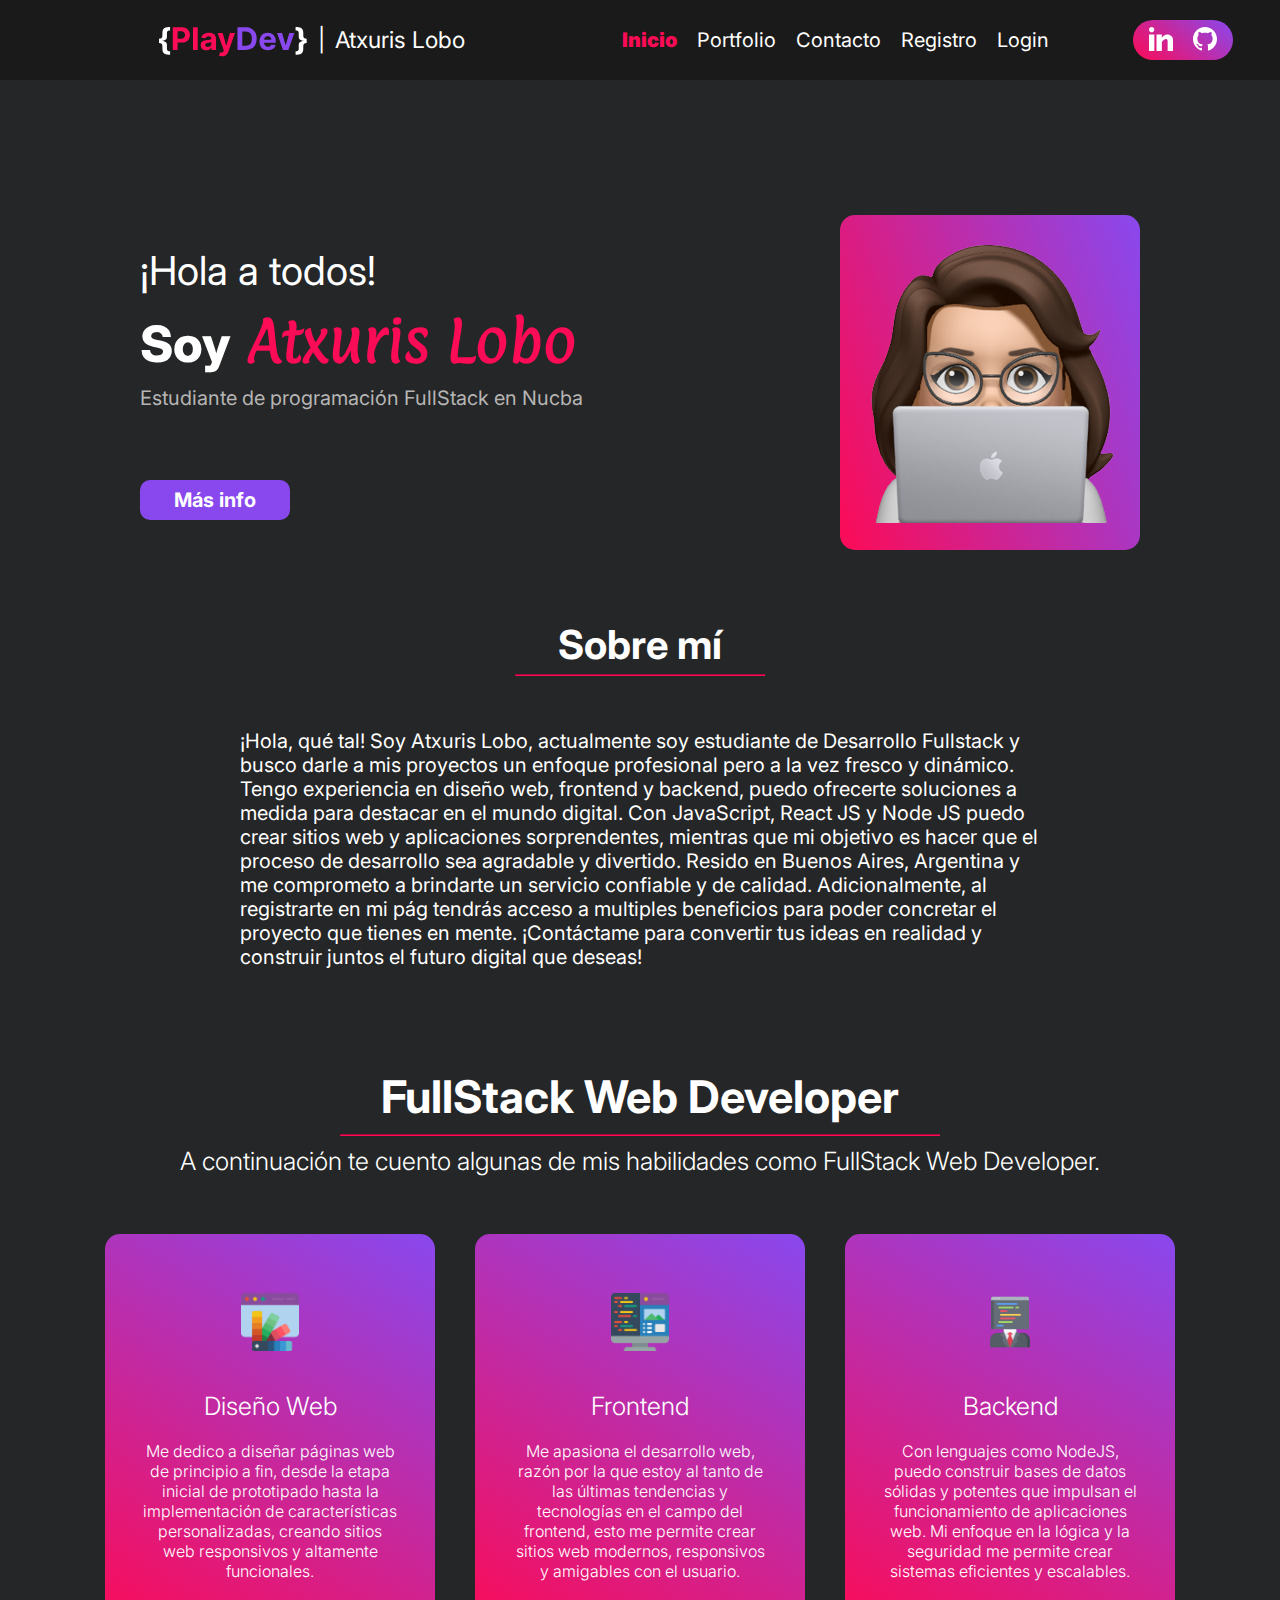
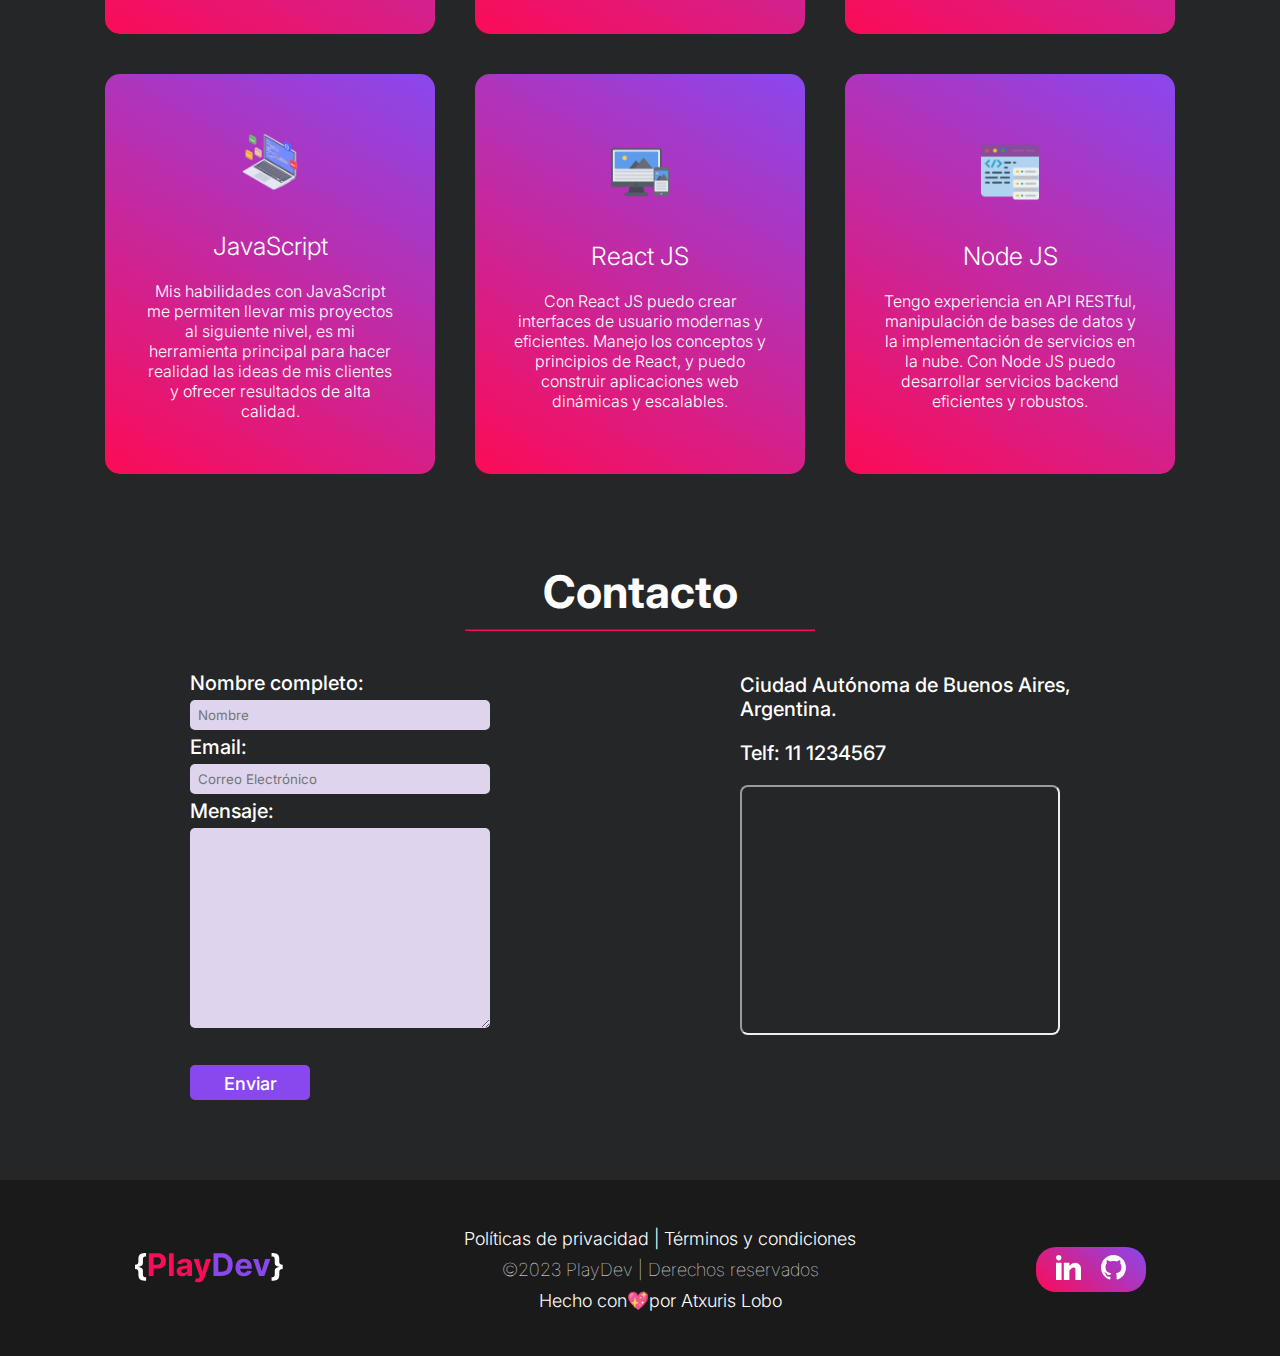
<file: index.html>
<!DOCTYPE html>
<html lang="en">
<head>
    <meta charset="UTF-8">
    <meta http-equiv="X-UA-Compatible" content="IE=edge">
    <meta name="viewport" content="width=device-width, initial-scale=1.0">
    <title>Integrador-Camada 3117</title>
    <link rel="stylesheet" href="style.css">
    <link rel="stylesheet" href="mediaqueries.css">
    <link rel="stylesheet" href="https://cdnjs.cloudflare.com/ajax/libs/font-awesome/6.4.0/css/all.min.css">
</head>

<body>

    <header>
        <div class="logo-playdev">
                <a href="index.html"><img src="./assets/img/Logo-PlayDev.svg" alt="Web-Developer"></a>
                <p>|</p>
                <p>Atxuris Lobo</p>
        </div>

        <nav class="navbar">
            <label for="menu-toggle" class="menu-label"><img src="./assets/img/Menu.svg"alt="menu"></label>
            <input type="checkbox" id="menu-toggle">

            <ul class="navbar-list">
                    <li><a href="index.html"><span>Inicio</span></li></a>
                    <li><a href="#">Portfolio</li></a>
                    <li><a href="#">Contacto</li></a>
                    <li><a href="register.html">Registro</li></a>
                    <li><a href="login.html">Login</li></a>

                    <div class="redessociales">
                        <a href="#"><img src="./assets/img/Linkedin.svg" alt="Linkedin"></a>
                        <a href="#"><img src="./assets/img/Github.svg" alt="Github"></a>
                    </div>
            </ul> 
        </nav>
    </header>

    <main>
        <section id="hero">
            <div class="hero-info">
                <h2>¡Hola a todos!</h2>
                <h1>Soy<span> Atxuris Lobo</span></h1>
                <h3>Estudiante de programación FullStack en Nucba</h3>
                <button class="info-btn"><a href="#">Más info</a></button>
            </div>

            <div class="hero-card">
                <img src="./assets/img/hola.png" alt="">
            </div>
        </section>

        <section id="about">
            <h2>Sobre mí</h2>
            <hr>
            <p>¡Hola, qué tal! Soy Atxuris Lobo, actualmente soy estudiante de Desarrollo Fullstack y busco darle a mis proyectos un enfoque profesional pero a la vez fresco y dinámico. Tengo experiencia en diseño web, frontend y backend, puedo ofrecerte soluciones a medida para destacar en el mundo digital. Con JavaScript, React JS y Node JS puedo crear sitios web y aplicaciones sorprendentes, mientras que mi objetivo es hacer que el proceso de desarrollo sea agradable y divertido. Resido en Buenos Aires, Argentina y me comprometo a brindarte un servicio confiable y de calidad. Adicionalmente, al registrarte en mi pág tendrás acceso a multiples beneficios para poder concretar el proyecto que tienes en mente.
            ¡Contáctame para convertir tus ideas en realidad y construir juntos el futuro digital que deseas!</p>

        </section>

        <section id="info">
            <h2>FullStack Web Developer</h2>
            <hr>

            <h3>A continuación te cuento algunas de mis habilidades como FullStack Web Developer.</h3>
            
                <div class="info-cards-container">
                    <div class="info-card">
                        <img src="./assets/img/pantone.png" alt="">
                        <h3>Diseño Web</h3>
                        <p>Me dedico a diseñar páginas web de principio a fin, desde la etapa inicial de prototipado hasta la implementación de características personalizadas, creando sitios web responsivos y altamente funcionales.</p>
                    </div>

                    <div class="info-card">
                        <img src="./assets/img/monitor.png" alt="">
                        <h3>Frontend</h3>
                        <p>Me apasiona el desarrollo web, razón por la que estoy al tanto de las últimas tendencias y tecnologías en el campo del frontend, esto me permite crear sitios web modernos, responsivos y amigables con el usuario.</p>
                    </div>

                    <div class="info-card">
                        <img src="./assets/img/revelador.png" alt="">
                        <h3>Backend</h3>
                        <p>Con lenguajes como NodeJS, puedo construir bases de datos sólidas y potentes que impulsan el funcionamiento de aplicaciones web. Mi enfoque en la lógica y la seguridad me permite crear sistemas eficientes y escalables.</p>
                    </div>
                    
                    <div class="info-card">
                        <img src="./assets/img/desarrollo-web.png" alt="">
                        <h3>JavaScript</h3>
                        <p>Mis habilidades con JavaScript me permiten llevar mis proyectos al siguiente nivel, es mi herramienta principal para hacer realidad las ideas de mis clientes y ofrecer resultados de alta calidad.</p>
                    </div>

                    <div class="info-card">
                        <img src="./assets/img/diseno-de-respuesta.png" alt="">
                        <h3>React JS</h3>
                        <p>Con React JS puedo crear interfaces de usuario modernas y eficientes. Manejo los conceptos y principios de React, y puedo construir aplicaciones web dinámicas y escalables.</p>
                    </div>

                    <div class="info-card">
                        <img src="./assets/img/diseno-web.png" alt="">
                        <h3>Node JS</h3>
                        <p>Tengo experiencia en API RESTful, manipulación de bases de datos y la implementación de servicios en la nube. Con Node JS puedo desarrollar servicios backend eficientes y robustos.</p>
                    </div>
                </div>
        </section>

        <section id="contacto">

            <h2>Contacto</h2>
         
            <hr>
            
            <div class="contacto-info">
                <div class="formulario">
                    <form>
                        <label class="texto" for="nombre">Nombre completo:</label>
                        <input type="text" name="nombre" id="nombre" placeholder="Nombre"/>

                        <label class="texto" for="email">Email:</label>
                        <input type="text" name="email" id="email" placeholder="Correo Electrónico"/>

                        <label class="texto" for="Mensaje">Mensaje:</label>
                        <textarea name="Mensaje" id="mensaje" cols="43" rows="5"></textarea>
                        
                        <input class="enviar" type="submit" name="enviar" value="Enviar"/>
                    </form>


                    <div class="encuentranos">
                        <h3>Ciudad Autónoma de Buenos Aires, Argentina.</h3>
                        
                        <h3>Telf: 11 1234567</h3>
                        
                        <iframe class="mapa" src="https://www.google.com/maps/embed?pb=!1m18!1m12!1m3!1d3285.0642823270905!2d-58.413233684771086!3d-34.577239980466395!2m3!1f0!2f0!3f0!3m2!1i1024!2i768!4f13.1!3m3!1m2!1s0x95bcb57a416cbf91%3A0xf6fad65042f6daf7!2sAv.%20del%20Libertador%203000%2C%20C1425%20CABA!5e0!3m2!1ses-419!2sar!4v1655856223135!5m2!1ses-419!2sar" style="border-radius: 8px" allowfullscreen="" loading="lazy" referrerpolicy="no-referrer-when-downgrade"></iframe>
                    </div>
                </div>
            </div>
        </section>
    </main>

    <footer>
        <div class="logo">
            <a href="index.html"><img src="./assets/img/Logo-PlayDev.svg" alt="logo-footer" width="150px"></a> 
        </div>
        
        <div class="text-footer">
            <h2><a href="#">Políticas de privacidad | Términos y condiciones</a></h2>
        
            <h3>&copy;2023 PlayDev | Derechos reservados</h3>

            <h2>Hecho con<span>💖</span>por Atxuris Lobo</h2>
        </div>

        <div class="redes-footer">
            <a href="#"><img src="./assets/img/Linkedin.svg" alt="Linkedin"></a>
            <a href="#"><img src="./assets/img/Github.svg" alt="Github"></a>
        </div>
    </footer>
    
</body>
</html>
</file>
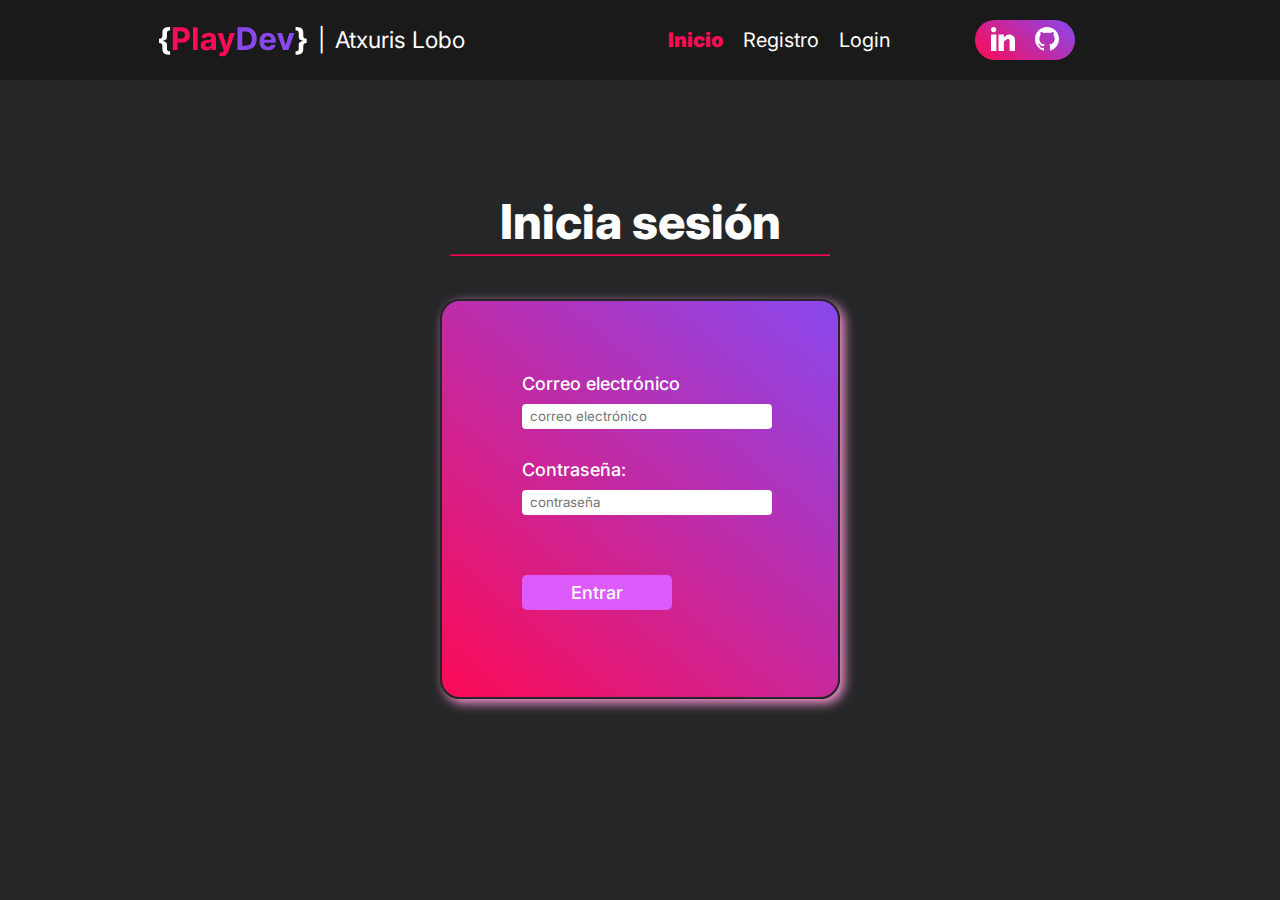
<file: login.html>
<!DOCTYPE html>
<html lang="en">
<head>
    <meta charset="UTF-8">
    <meta http-equiv="X-UA-Compatible" content="IE=edge">
    <meta name="viewport" content="width=device-width, initial-scale=1.0">
    <title>Integrador-Camada 3117</title>
    <link rel="stylesheet" href="style.css">
    <link rel="stylesheet" href="mediaqueries.css">
    <link rel="stylesheet" href="https://cdnjs.cloudflare.com/ajax/libs/font-awesome/6.4.0/css/all.min.css">
</head>

<body>

    <header>
        <div class="logo-playdev">
                <a href="index.html"><img src="./assets/img/Logo-PlayDev.svg" alt="Web-Developer"></a>
                <p>|</p>
                <p>Atxuris Lobo</p>
        </div>

        <nav class="navbar">

            <label for="menu-toggle" class="menu-label"><img src="./assets/img/Menu.svg"alt="menu"></label>
            <input type="checkbox" id="menu-toggle">

            <ul class="navbar-list">
                    <li><a href="index.html"><span>Inicio</span></li></a>
                    <li><a href="register.html">Registro</li></a>
                    <li><a href="login.html">Login</li></a>

                    <div class="redessociales">
                        <a href="#"><img src="./assets/img/Linkedin.svg" alt="Linkedin"></a>
                        <a href="#"><img src="./assets/img/Github.svg" alt="Github"></a>
                    </div>
            </ul> 
        </nav>
    </header>

    <main>
        <section class="login">

            <h1>Inicia sesión</h1>

            <hr>

            <form class="formulario-login">
                
                <div class="email-login">
                    <label for="email-login">Correo electrónico</label>
                    <input type="text" name="email-login" id="email-login" placeholder="correo electrónico">
                </div>
    
                <div class="contraseña-login">
                    <label for="contraseña-login">Contraseña:</label>
                    <input type="text" name="contraseña-login" id="contraseña-login" placeholder="contraseña">
                </div>

                <div>
                    <button class="entrar" type="submit" name="entrar" value="Entrar">Entrar</button>
                </div>
            
            </form>
    
        </section>

    </main>
</file>
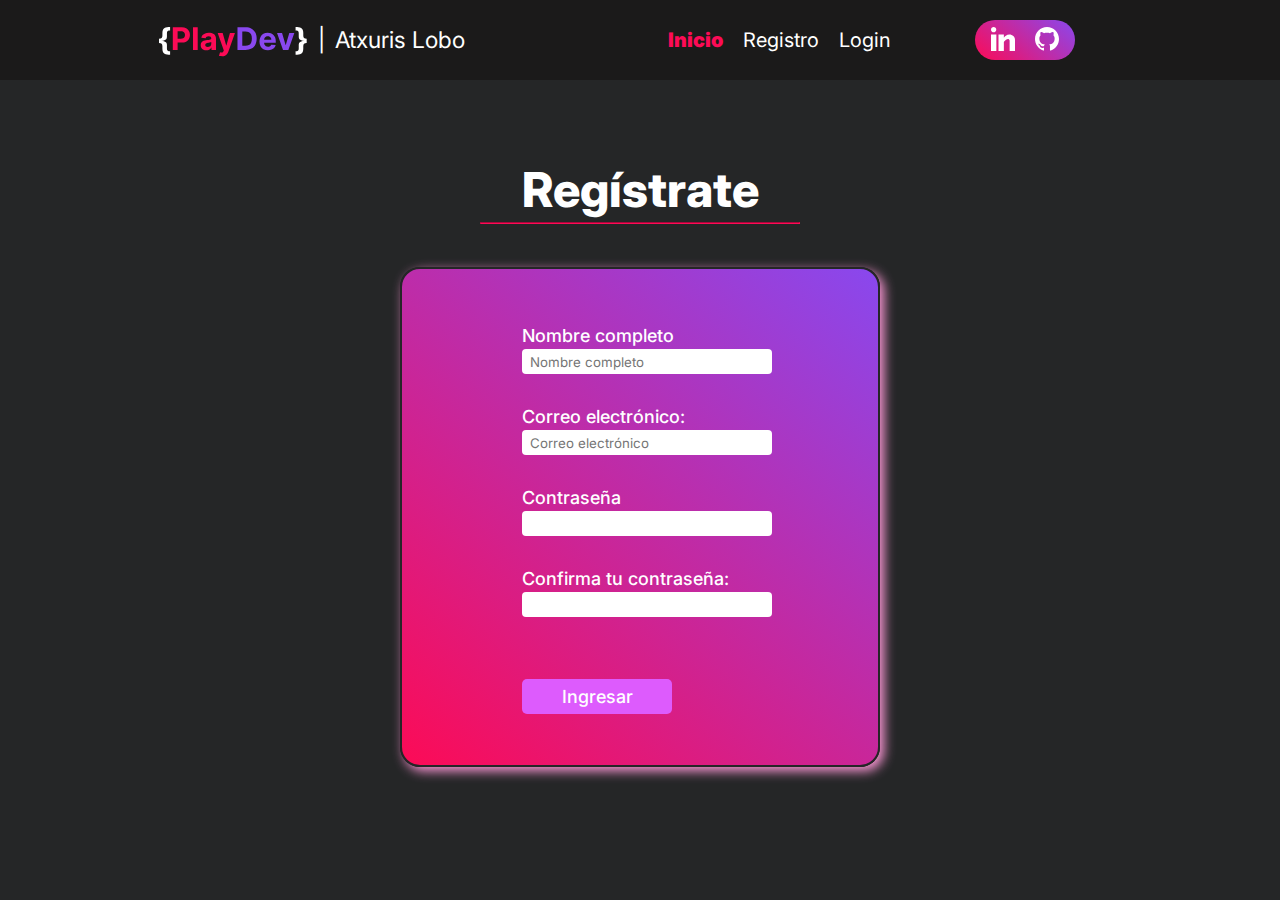
<file: register.html>
<!DOCTYPE html>
<html lang="en">
<head>
    <meta charset="UTF-8">
    <meta http-equiv="X-UA-Compatible" content="IE=edge">
    <meta name="viewport" content="width=device-width, initial-scale=1.0">
    <title>Integrador-Camada 3117</title>
    <link rel="stylesheet" href="style.css">
    <link rel="stylesheet" href="mediaqueries.css">
    <link rel="stylesheet" href="https://cdnjs.cloudflare.com/ajax/libs/font-awesome/6.4.0/css/all.min.css">
</head>

<body>

    <header>
        <div class="logo-playdev">
                <a href="index.html"><img src="./assets/img/Logo-PlayDev.svg" alt="Web-Developer"></a>
                <p>|</p>
                <p>Atxuris Lobo</p>
        </div>

        <nav class="navbar">

            <label for="menu-toggle" class="menu-label"><img src="./assets/img/Menu.svg"alt="menu"></label>
            <input type="checkbox" id="menu-toggle">

            <ul class="navbar-list">
                    <li><a href="index.html"><span>Inicio</span></li></a>
                    <li><a href="register.html">Registro</li></a>
                    <li><a href="login.html">Login</li></a>

                    <div class="redessociales">
                        <a href="#"><img src="./assets/img/Linkedin.svg" alt="Linkedin"></a>
                        <a href="#"><img src="./assets/img/Github.svg" alt="Github"></a>
                    </div>
            </ul> 
        </nav>

        
    </header>
    
    <main>

        <section class="register">

            <h1>Regístrate</h1>

            <hr>

            <div class="formulario-register">
                
                <div class="register-box">
                    <label for="name-register">Nombre completo</label>
                    <input type="text" name="name-register" id="name-register" placeholder="Nombre completo">
                </div>
    
                <div class="register-box">
                    <label for="email-register">Correo electrónico:</label>
                    <input type="text" name="email-register" id="email-register" placeholder="Correo electrónico">
                </div>
    
                <div class="register-box">
                    <label for="contraseña-register">Contraseña</label>
                    <input type="text" name="contraseña-register" id="contraseña-register" placeholder="">
                </div>
    
                <div class="register-box">
                    <label for="confirmarcontraseña-register">Confirma tu contraseña:</label>
                    <input type="text" name="confirmarcontraseña-register" id="confirmarcontraseña-register" placeholder="">
                </div>
    
                <div>
                    <button class="ingresar" type="submit" name="ingresar" value="Ingresar">Ingresar</button>
                </div>
            
            </div>
        </section>

    </main>

</body>
</file>
<file: style.css>
@import url('https://fonts.googleapis.com/css2?family=Indie+Flower&family=Inter:wght@300;500;700;900&family=Paprika&family=Poppins:wght@300;400;500;700;900&display=swap');

:root{
    /*bg colors*/
    --pink: #FC0B56;
    --black: #1B1A1A;
    --purple: #8948EE;
    --white: #FFFFFF;
    --gray: #272727;
    --bg-gray: #252627;
    --lightgray: #b6b5b5;
}
*{
    margin: 0;
    padding: 0;
    box-sizing: border-box;
    font-family: inter, sans-serif;
    text-decoration: none;
    list-style-type: none;
}
body{
    background: var(--bg-gray);
    color: var(--white);
}
header {
    background: var(--black);
    width: 100%;
    display: flex;
    flex-direction: row;
    justify-content: space-around;
    align-items: center;
    height: 80px;
    padding: 0 80px 0 80px;
    color: var(--white);
    font-size: 20px;
}
a{
    color: var(--white);
}
span{
    color: var(--pink);
    font-weight: 900;
}
.logo-playdev{
    display: flex;
    gap: 10px;
    cursor: pointer;
}
.logo-playdev p{
    font-size: 23px;
    margin-top: 8px;
}
.logo-playdev img{
    width: 150px;
    margin-top: 8px;
}
.menu-label{
    cursor: pointer;
    display: none;
}
#menu-toggle{
    display: none;
  }
nav{
    display: flex;
    flex-direction: row;
    justify-content: space-around;
    align-items: center;
    gap: 40px;
    width: 500px;
}
.navbar-list{
    display: flex;
    justify-content: center;
    align-items: center;
    gap: 20px;
    font-size: 20px;
}
.navbar-list span{
    font-size: 20px;
}
.redessociales{
    display: flex;
    justify-content: center;
    align-items: center;
    gap: 20px;
    background:linear-gradient(40deg, var(--pink), var(--purple) );
    width: 100px;
    height: 40px;
    border-radius: 20px;
    margin-left: 4rem;
}
.redessociales img{
    width: 24px;
    margin-top: 0.2rem;
}
main{
    background: var(--bg-gray);
    display: flex;
    flex-direction: column;
    justify-content: center;
    align-items: center;
    width: 100%;
    color: var(--white);
}
#hero{
    margin-top: 65px;
    padding: 70px 0;
    max-width: 1200px;
    display: flex;
    justify-content: center;
    align-items: center;
    background: var(--bg-gray);
    width: 100%;
    gap: 100px;
}
.hero-info{
    display: flex;
    flex-direction: column;
    gap: 10px;
    width: 50%;
}
.hero-info h1{
    font-size: 50px;
    width: 80%;
    min-width: 280px;
    font-weight: 800;
    color: var(--white);
}
.hero-info h2{
    font-size: 40px;
    width: 80%;
    font-weight: 400;
}
.hero-info span{
    font-family: paprika;
}
.hero-info h3{
    font-size: 20px;
    color: var(--lightgray);
    font-weight: normal;
}
.info-btn{
    width: 150px;
    height: 40px;
    background: var(--purple);
    border-radius: 10px;
    border-style: none;
    color: var(--white);
    font-size: 20px;
    font-weight: bold;
    margin-top: 60px;
    transition: 0.4s ease-out;  
}
button:hover{
    background: #5e32a5;
    transition: 0.4s ease-in;
}
.hero-card{
    width: 300px;
    height: 335px;
    background:linear-gradient(70deg, var(--pink), var(--purple) );
    padding: 30px;
    border-radius: 15px;
}
#about{
    display: flex;
    flex-direction: column;
    justify-content: center;
    align-items: center;
    gap: 5px;
}
#about h2{
    font-size: 40px;
}
hr{
    width: 250px;
    height: 2px;
    border-color: #FC0B56;
    background: #FC0B56;
}
#about p{
    font-size: 20px;
    padding: 3rem 15rem 5rem 15rem;
}
#info{
    padding: 20px 0;
    max-width: 1200px;
    display: flex;
    flex-direction: column;
    justify-content: center;
    align-items: center;
    gap: 10px;
    background: var(--bg-gray);
    width: 100%;
}
#info hr{
    width: 600px;
    height: 2px;
    border-color: #FC0B56;
    background: #FC0B56;
}
#info h2{
    font-size: 45px;
}
#info h3{
    font-size: 25px;
    font-weight: 300;
    text-align: center;
}
.info-cards-container{
    display: flex;
    justify-content: center;
    align-items: center;
    flex-wrap: wrap;
    gap: 40px;
    margin-top: 3rem;
}
.info-card{
    background:linear-gradient(30deg, var(--pink), var(--purple));
    width: 330px;
    height: 400px;
    border-radius: 15px;
    display: flex;
    flex-direction: column;
    justify-content: center;
    align-items: center;
    gap: 20px;
    padding: 20px;
} 
.info-card img{
    width: 20%;
    padding: 5px 0 20px 0;
}
.info-card h3{
    font-size: 30px;
}
.info-card p{
    font-size: 16px;
    font-weight: 300;
    text-align: center;
    padding: 0 18px;
}
#contacto{
    display: flex;
    flex-direction: column;
    justify-content: center;
    align-items: center;
    max-width: 1200px;
    gap: 10px;
}
.contacto-info{
    display: flex;
    justify-content: center;
    align-items: center;
    gap: 200px;
}
#contacto h2{
    font-size: 45px;
    padding: 70px 0 0 0;
    text-align: center;
}
#contacto hr{
    width: 350px;
    height: 2px;
    border-color: #FC0B56;
    background: #FC0B56;
    margin-bottom: 30px;
}
form{
    display: flex;
    flex-direction: column;
    justify-content: space-between;
    align-items: flex-start;
    gap: 5px;
    margin-bottom: 5rem;
}
form .texto{
    font-size: 20px;
    font-weight: 500;
}
form #nombre{
    width: 300px;
    height: 30px;
    border-radius: 5px;
    background: #ded4ee;
    border-style: none;
}
form #email{
    width: 300px;
    height: 30px;
    border-radius: 5px;
    background: #ded4ee;
    border-style: none;
}
form #mensaje{
    width: 300px;
    height: 200px;
    border-radius: 5px;
    background: #ded4ee;
    border-style: none;
}
input{
    padding: 8px;
}
input:focus{
    outline: solid var(--purple);
    transition: 0.2s;
}
input:hover{
    outline: solid var(--purple);
    transition: 0.2s;
}
textarea:focus{
    outline: solid var(--purple);
    transition: 0.2s;
}
textarea:hover{
    outline: solid var(--purple);
    transition: 0.2s;
}
form .enviar{
    background: var(--purple);
    width: 120px;
    height: 35px;
    border-radius: 5px;
    border-style: none;
    color: var(--white);
    font-size: 18px;
    font-weight: 500;
    margin-top: 2rem;
    cursor: pointer;
    transition: 0.4s;
}
form .enviar:hover{
    background: #5e32a5;
    transition: 0.4s;
}
.formulario{
    display: flex;
    flex-direction: row;
    justify-content: center;
    align-items: center;
    gap: 250px;
}
.encuentranos{
    display: flex;
    flex-direction: column;
    justify-content: center;
    align-items: flex-start;
    width: 350px;
    gap: 20px;
    margin-bottom: 9rem;
}
.encuentranos h3{
    font-size: 20px;
    font-weight: 500;
}
.encuentranos .mapa{
    width: 320px;
    height: 250px;
}
footer{
    background: var(--black);
    display: flex;
    flex-wrap: wrap;
    justify-content: center;
    align-items: center;
    gap: 180px;
    padding: 3rem 0 8rem 0;
    width: 100%;
    height: 60px;
    color: var(--white);
}
footer .text-footer{
    display: flex;
    flex-direction: column;
    justify-content: center;
    align-items: center;
    gap: 10px;
}
footer h2{
    font-size: 18px;
    font-weight: 300;
}
footer h3{
    font-size: 18px;
    font-weight: 100;
}
.redes-footer{
    display: flex;
    justify-content: center;
    align-items: center;
    gap: 20px;
    background:linear-gradient(40deg, var(--pink), var(--purple));
    width: 110px;
    height: 45px;
    border-radius: 20px;
}
.redes-footer img{
    width: 25px;
}

/*Login*/

.login{
    display: flex;
    flex-direction: column;
    justify-content: center;
    align-items: center;
    gap: 3px;
    margin-top: 7rem;
}
.login h1{
    font-size: 48px;
    font-weight: 800;
}
.login hr{
    width: 380px;
}
.formulario-login{
    display: flex;
    flex-direction: column;
    justify-content: center;
    align-items: flex-start;
    text-align: start;
    gap: 30px;
    width: 400px;
    height: 400px;
    background:linear-gradient(40deg, var(--pink), var(--purple));
    border: 2px solid #252627;
    border-radius: 20px;
    padding: 16px 16px 32px 80px;
    margin: 40px 8px 40px 8px;
    box-shadow: 4px 4px 12px 0 rgb(255, 152, 216);
}
.email-login{
    display: flex;
    flex-direction: column;
    justify-content: center;
    align-items: flex-start;
    text-align: start;
    gap: 10px;
    font-size: 18px;
    font-weight: 500;
}
#email-login{
    border-radius: 4px;
    border-style: none;
    width: 250px;
    height: 25px;
}
.contraseña-login{
    display: flex;
    flex-direction: column;
    justify-content: center;
    align-items: flex-start;
    text-align: start;
    gap: 10px;
    font-size: 18px;
    font-weight: 500;
}
#contraseña-login{
    border-radius: 4px;
    border-style: none;
    width: 250px;
    height: 25px;
}
.entrar{
    width: 150px;
    height: 35px;
    border-radius: 5px;
    border-style: none;
    background: #dd5bfd;
    margin-top: 30px;
    color: var(--white);
    font-size: 18px;
    font-weight: 500;
    cursor: pointer;
}

/*Registro*/

.register{
    display: flex;
    flex-direction: column;
    justify-content: center;
    align-items: center;
    gap: 3px;
    margin-top: 5rem;
}
.register hr{
    width: 320px;
}
.formulario-register{
    background:linear-gradient(40deg, var(--pink), var(--purple));
    border-radius: 10px;
    padding: 3rem 0 3rem 6rem;
    width: 480px;
    height: 500px;
    border: 2px solid #252627;
    border-radius: 20px;
    padding: 40px 0 30px 120px;
    margin: 40px 8px 40px 8px;
    box-shadow: 4px 4px 12px 0 rgb(255, 152, 216);
}
.register-box{
    display: flex;
    flex-direction: column;
    justify-content: center;
    align-items: flex-start;
    gap: 3px;
    margin: 1rem 0 2rem 0;
    font-size: 18px;
    font-weight: 500;
}
.register h1{
    font-size: 48px;
    font-weight: 800;
}
#name-register{
    border-radius: 4px;
    border-style: none;
    width: 250px;
    height: 25px;
}
#email-register{
    border-radius: 4px;
    border-style: none;
    width: 250px;
    height: 25px;
}
#contraseña-register{
    border-radius: 4px;
    border-style: none;
    width: 250px;
    height: 25px;
}
#confirmarcontraseña-register{
    border-radius: 4px;
    border-style: none;
    width: 250px;
    height: 25px;
}
.ingresar{
    width: 150px;
    height: 35px;
    border-radius: 5px;
    border-style: none;
    background: #dd5bfd;
    margin-top: 30px;
    color: var(--white);
    font-size: 18px;
    font-weight: 500;
    cursor: pointer;
}
</file>
<file: mediaqueries.css>
@media (max-width: 1200px){

    header{
        height: 80px;
        width: 100%;
        background: var(--black);
        display: flex;
        flex-direction: row;
        justify-content: space-around;
        align-items: center;
        gap: 100px;
        padding: 0 40px 0 40px;
    }
    .logo-playdev{
        display: flex;
        gap: 10px;
        cursor: pointer;
    }
    .logo-playdev p{
        font-size: 20px;
        margin-top: 9px;
    }
    .logo-playdev img{
        width: 120px;
        margin-top: 9px;
    }
    .navbar-list span{
        font-size: 22px;
    }
    .redessociales{
        display: flex;
        justify-content: center;
        align-items: center;
        gap: 20px;
        background:linear-gradient(40deg, var(--pink), var(--purple) );
        width: 100px;
        height: 40px;
        border-radius: 20px;
        margin: 0 4rem 0 1rem;
    }
    .redessociales img{
        width: 24px;
        margin-top: 0.2rem;
    }
    #about p{
        font-size: 20px;
        padding: 3rem 8rem 5rem 8rem;
    }
    #info h2{
        font-size: 38px;
    }
    #info h3{
        font-size: 22px;
        font-weight: 300;
    }
    #info hr{
        width: 600px;
    }
    .formulario{
        display: flex;
        gap: 100px;
    }
    footer{
        background: var(--black);
        display: flex;
        justify-content: center;
        align-items: center;
        gap: 80px;
        padding: 3rem 0 8rem 0;
        width: 100%;
        height: 40px;
        color: var(--white);
    }
    footer .text-footer{
        font-size: 20px;
    }
    footer h2{
        font-size: 18px;
        font-weight: 300;
    }
    footer h3{
        font-size: 18px;
        font-weight: 100;
    }
}
@media (max-width: 992px){

    header{
        height: 80px;
        width: 100%;
        background: var(--black);
        display: flex;
        flex-direction: row;
        justify-content: space-around;
        align-items: center;
        gap: 200px;
        padding: 0 40px 0 40px;
    }
    .logo-playdev{
        display: flex;
        justify-content: center;
        align-items: center;
        width: 700px;
    }
    .logo-playdev p{
        font-size: 20px;
    }
    .logo-playdev img{
        width: 120px;
        margin-top: 20px;
    }
    .navbar-list{
        position: absolute;
        top: 80px;
        left: 5%;
        right: 5%;
        width: 90%;
        flex-direction: column;
        background:linear-gradient(40deg, var(--pink), var(--purple) );
        border-radius: 0 0 20px 20px;
        padding: 50px 30px;
        gap: 40px;
        z-index: 2;
        display: none;
    }
    .navbar-list span{
        font-size: 30px;
        color:#940733;
        border-radius: 10px;
    }
    .menu-label{
        display: flex;
        cursor: pointer;
        justify-content: flex-end;
    }
    .menu-label img{
        height: 40px;
        width: 50px;
    }
    #menu-toggle:checked + .navbar-list{
        display: flex;
    }
    .redessociales{
        display: flex;
        justify-content: center;
        align-items: center;
        gap: 20px;
        background: none;
        width: 100px;
        height: 40px;
        border-radius: 20px;
        margin-left: 4rem;
    }
    .redessociales img{
        width: 24px;
        margin-top: 0.2rem;
    }
    main{
        display: flex;
        justify-content: center;
        align-items: center;
        gap: 20px;
    }
    #hero{
        display: flex;
        justify-content: center;
        align-items: center;
        gap: 2px;
        margin-top: 2.5rem;
    }
    .hero-info h1{
        font-size: 40px;
    }
    .hero-info h3{
        font-size: 16px;
        color: var(--lightgray);
        font-weight: normal;
    }
    .info-btn{
        width: 130px;
        height: 38px;
        background: var(--purple);
        border-radius: 10px;
        border-style: none;
        color: var(--white);
        font-size: 19px;
        font-weight: bold;
        margin-top: 52px;
        transition: 0.4s ease-out;  
    }
    .hero-card{
        width: 240px;
        height: 280px;
        background:linear-gradient(70deg, var(--pink), var(--purple) );
        padding: 30px;
        border-radius: 15px;
    }
    .hero-card img{
        width: 190px;
        height: 220px;
    }
    #about p{
        font-size: 18px;
        padding: 2rem 8rem 5rem 8rem;
    }
    .info-cards-container{
        margin-top: 3rem;
    }
    #info h2{
        font-size: 36px;
        padding: 0 10rem 0 10rem;
        text-align: center;
    }
    #info h3{
        font-size: 20px;
        font-weight: 300;
    }
    #info hr{
        width: 600px;
    }
    .formulario{
        display: flex;
        gap: 110px;
    }
    #contacto hr{
        width: 250px;
    }
    footer{
        background: var(--black);
        display: flex;
        justify-content: center;
        align-items: center;
        gap: 80px;
        padding: 3rem 0 8rem 0;
        width: 100%;
        height: 40px;
        color: var(--white);
    }
    footer .text-footer{
        font-size: 20px;
    }
    footer h2{
        font-size: 14px;
        font-weight: 300;
    }
    footer h3{
        font-size: 14px;
        font-weight: 100;
    }
}
@media (max-width: 768px){

    .logo-playdev{
        width: 780px;
        display: flex;
        gap: 20px;
    }
    .logo-playdev p{
        font-size: 18px;
    }
    .logo-playdev img{
        width: 130px;
        margin-top: 15px;
    }
    .navbar-list{
        font-size: 20px;
        gap: 20px;
        width: 680px;
    }
    .navbar-list span{
        font-size: 30px;
    }
    #hero{
        display: flex;
        justify-content: center;
        align-items: center;
        gap: 10px;
    }
    .hero-info h1{
        font-size: 34px;
    }
    .hero-info h2{
        font-size: 30px;
    }
    .hero-info h3{
        font-size: 15px;
    }
    .info-btn{
        width: 150px;
        height: 40px;
        background: var(--purple);
        border-radius: 10px;
        border-style: none;
        color: var(--white);
        font-size: 18px;
        font-weight: bold;
        margin-top: 30px;
        transition: 0.4s ease-out;  
    }
    .hero-card{
        width: 210px;
        height: 230px;
    }
    .hero-card img{
        width: 170px;
        height: 200px;
        padding: 0 1rem 1rem 0;
    }
    #about h2{
        font-size: 36px;
    }
    #about hr{
        width: 200px;
    }
    #about p{
        font-size: 18px;
        padding: 1rem 5rem 1rem 5rem;
    }
    #info h2{
        font-size: 30px;
        font-weight: 500;
    }
    #info h3{
        font-size: 20px;
        font-weight: 300;
    }
    #info hr{
        width: 400px;
    }
    .info-cards-container{
        display: flex;
        gap: 20px;
        margin-top: 3rem;
    }
    .info-card{
        background:linear-gradient(30deg, var(--pink), var(--purple));
        width: 280px;
        height: 350px;
        gap: 10px;
        padding: 10px;
    }
    .info-card img{
        width: 20%;
        padding: 5px 0 15px 0;
    }
    .info-card h3{
        font-size: 25px;
    } 
    .info-card p{
        font-size: 14px;
        font-weight: 300;
        text-align: center;
        padding: 10px 20px 10px 20px;
    }
    #contacto h2{
        font-size: 40px;
    }
    #contacto hr{
        width: 200px;
    }
    .formulario{
        display: flex;
        flex-wrap: wrap;
        gap: 40px;
    }
    form .texto{
        font-size: 18px;
        font-weight: 400;
    }
    form #nombre{
        width: 280px;
        height: 28px;
    }
    form #email{
        width: 280px;
        height: 28px;
    }
    form #mensaje{
        width: 280px;
        height: 200px;
    }
    form .enviar{
        width: 150px;
        height: 38px;
        font-size: 18px;
        font-weight: 500;
    }
    .encuentranos{
        width: 330px;
        gap: 15px;
    }
    .encuentranos h3{
        font-size: 18px;
        font-weight: 400;
    }
    footer{
        display: flex;
        flex-wrap: wrap;
        justify-content: center;
        align-items: center;
        gap: 40px; 
        height: 15rem; 
    }
    footer .logo img{
        width: 160px;
    }
    footer h2{
        font-size: 14px;
        font-weight: 300;
    }
    footer h3{
        font-size: 14px;
        font-weight: 100;
    }
    .redes-footer img{
        width: 27px;
    }
    .redes-footer{
        width: 130px;
        height: 40px;
        border-radius: 18px;
    }
}
@media (max-width: 576px){
    .logo-playdev{
        gap: 1px;
        cursor: pointer;
    }
    .logo-playdev img{
        width: 150px;
        margin: 2rem 0 2rem 5rem;
    }
    .logo-playdev p{
        display: none;
    }
    .menu-label{
        cursor: pointer;
        margin: 2rem 5rem 2rem 0;
    }
    .navbar-list{
        font-size: 20px;
        gap: 20px;
        width: 500px;
    }
    .navbar-list span{
        font-size: 30px;
    }
    #hero{
        padding: 0 1rem 0 1rem;
        flex-wrap: wrap;
    }
    .hero-card{
        width: 12rem;
        height: 14rem;
    }
    .hero-card img{
        width: 10rem;
        height: 12rem;
        padding: 0 1.2rem 1.7rem 0;
    }
    .hero-info h1{
        font-size: 25px;
    }
    .hero-info h2{
        font-size: 22px;
    }
    .hero-info h3{
        font-size: 15px;
    }
    .info-btn{
        width: 130px;
        height: 40px;
        background: var(--purple);
        border-radius: 10px;
        border-style: none;
        color: var(--white);
        font-size: 16px;
        font-weight: bold;
        margin-top: 20px;
        transition: 0.4s ease-out;  
    }
    #info hr{
        width: 320px;
        height: 2px;
        border-color: #FC0B56;
        background: #FC0B56;
    }
    #info h2{
        padding: 0 8rem 0 8rem;
        font-size: 22px;
        font-weight: 700;
    }
    #info h3{
        font-size: 18px;
        font-weight: 300;
    }
    .formulario{
        display: flex;
        flex-direction: column;
        justify-content: center;
        align-items: center;
        gap: 5px;
    }
    .encuentranos{
        display: flex;
        flex-direction: column;
        justify-content: center;
        align-items: flex-start;
        width: 280px;
        gap: 20px;
        margin-bottom: 5rem;
    }
    .encuentranos .mapa{
        width: 280px;
        height: 250px;
    }
    footer{
        background: var(--black);
        display: flex;
        flex-wrap: wrap;
        justify-content: center;
        align-items: center;
        gap: 20px;
        padding: 2rem 5rem 16rem 5rem;
        width: 100%;
        height: 60px;
        color: var(--white);
    }
    footer .text-footer{
        display: flex;
        flex-direction: column;
        justify-content: center;
        align-items: center;
        gap: 5px;
    }
    footer h2{
        font-size: 14px;
        font-weight: 300;
        flex-wrap: wrap;
    }
    footer h3{
        font-size: 14px;
        font-weight: 100;
    }
    .redes-footer{
        display: flex;
        justify-content: center;
        align-items: center;
        gap: 20px;
        background:linear-gradient(40deg, var(--pink), var(--purple));
        width: 110px;
        height: 40px;
        border-radius: 20px;
    }
    .redes-footer img{
        width: 20px;
    }
}
@media (max-width: 320px){

    header {
    background: var(--black);
    width: 100%;
    height: 100px;
    display: flex;
    gap: 30px;
    padding: 10px 24px 10px 24px;
    justify-content: flex-start;
    align-items: center;
    color: var(--white);
    }
    .logo-playdev{
        display: flex;
        flex-direction: column;
        gap: 10px;
        cursor: pointer;
    }
    .logo-playdev p{
        display: none
    }
    .logo-playdev img{
        width: 160px;
        margin: 0;
    }
    .menu-label{
        cursor: pointer;
        width: 50px;
        margin-bottom: 2.5rem;
    }
    .navbar-list{
        font-size: 18px;
        gap: 25px;
        width: 270px;
        margin-top: 1rem;
    }
    .navbar-list span{
        font-size: 30px;
    } 
    main{
        background: var(--bg-gray);
        display: flex;
        justify-content: center;
        align-items: center;
        color: var(--white);
    }  
    #hero{
        display: flex;
        justify-content: center;
        align-items: center;
        background: var(--bg-gray);
        gap: 40px;
    }
    .hero-info{
        display: flex;
        flex-wrap: wrap;
        justify-content: center;
        align-items: center;
        text-align: center;
        width: 300px;
        gap: 15px;
    }
    .hero-info h1{
        font-size: 28px;
        font-weight: 800;
        color: var(--white);
    }
    .hero-info h2{
        font-size: 23px;
        font-weight: 400;
    }
    #info h3{
        font-size: 16px;
        font-weight: 300;
    }
    .hero-info span{
        font-family: paprika;
    }
    .hero-info h3{
        font-size: 16px;
        color: var(--lightgray);
        font-weight: normal;
    }
    .info-btn{
        width: 250px;
        height: 40px;
        background: var(--purple);
        border-radius: 10px;
        border-style: none;
        color: var(--white);
        font-size: 20px;
        font-weight: bold;
        margin-top: 60px;
        transition: 0.4s ease-out;  
        margin: 0;
    }
    #info{
        padding: 20px 0;
        max-width: 1200px;
        display: flex;
        flex-direction: column;
        justify-content: center;
        align-items: center;
        gap: 10px;
        background: var(--bg-gray);
        width: 100%;
    }
    #info hr{
        width: 250px;
        height: 2px;
        border-color: #FC0B56;
        background: #FC0B56;
    }
    #info h2{
        font-size: 25px;
        font-weight: 500;
    }
    .info-cards-container{
        display: flex;
        justify-content: center;
        align-items: center;
        flex-wrap: wrap;
        gap: 40px;
        margin-top: 3rem;
        width: 260px;
    }
    .info-card{
        background:linear-gradient(30deg, var(--pink), var(--purple));
        width: 250px;
        height: 350px;
        border-radius: 15px;
        display: flex;
        flex-direction: column;
        justify-content: center;
        align-items: center;
        gap: 10px;
        padding: 20px;
    } 
    .formulario{
        display: flex;
        flex-direction: row;
        justify-content: center;
        align-items: center;
        gap: 30px;
        width: 250px;
    }
    form .enviar{
        background: var(--purple);
        width: 250px;
        height: 35px;
        border-radius: 5px;
        border-style: none;
        color: var(--white);
        font-size: 18px;
        font-weight: 500;
        margin-top: 2rem;
        cursor: pointer;
        transition: 0.4s;
        align-self: center;
    }
    .encuentranos{
        display: flex;
        flex-direction: column;
        justify-content: center;
        align-items: flex-start;
        width: 260px;
        gap: 20px;
        margin-bottom: 9rem;
    }
    .encuentranos h3{
        font-size: 20px;
        font-weight: 500;
    }
    .encuentranos .mapa{
        width: 260px;
        height: 300px;
    }
    form #nombre{
        width: 260px;
    }
    form #email{
        width: 260px;
    }
    form #mensaje{
        width: 260px;
    }
    footer .text-footer{
        display: flex;
        text-align: center;
        gap: 5px;
    }
    footer h2{
        font-size: 14px;
        font-weight: 300;
        width: 250px;
    }
    .redes-footer img{
        width: 23px;
    }

    /*Login*/

    .login h1{
        font-size: 34px;
        font-weight: 800;
    }
    .login hr{
        width: 280px;
    }
    .formulario-login{ 
        width: 280px;
        height: 400px;
        padding: 16px 30px 32px 30px;
    }
    #email-login{
        width: 220px;   
    }
    #contraseña-login{
        width: 220px;
    }

    /*Register*/

    .register hr{
        width: 220px;
    }
    .formulario-register{
        padding: 3rem 0 3rem 0;
        width: 260px;
        height: 500px;
        padding: 40px 0 30px 15px;
        margin: 40px 8px 40px 8px;
        
    }
    .register-box{
        margin: 1rem 0 2rem 0.5rem;
        font-size: 18px;
        font-weight: 500;
    }
    .register h1{
        font-size: 36px;
        font-weight: 800;
    }
    #name-register{
        width: 210px;
    }
    #email-register{
        width: 210px;
    }
    #contraseña-register{
        width: 210px;
    }
    #confirmarcontraseña-register{
        width: 210px;
    }
    .ingresar{
        width: 150px;
        height: 35px;
        margin-left: 2.5rem;
    }
}
</file>
